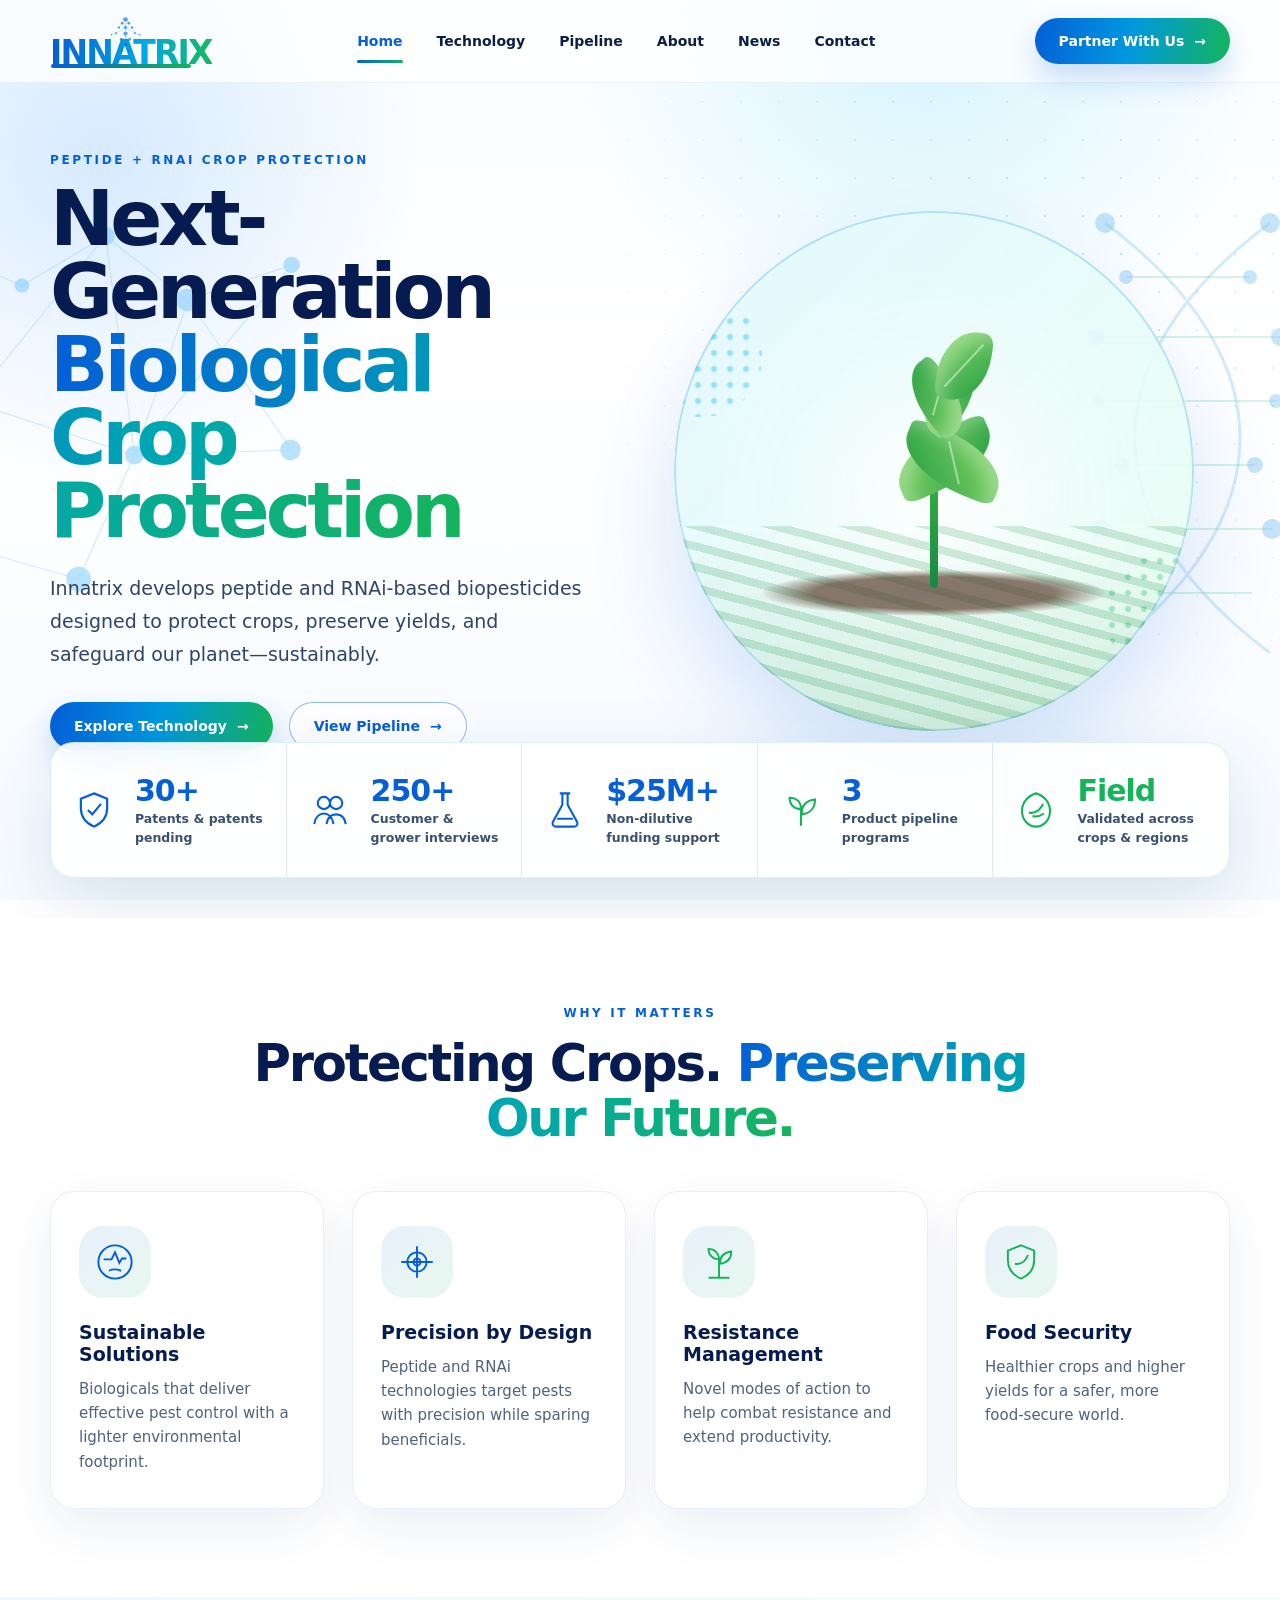
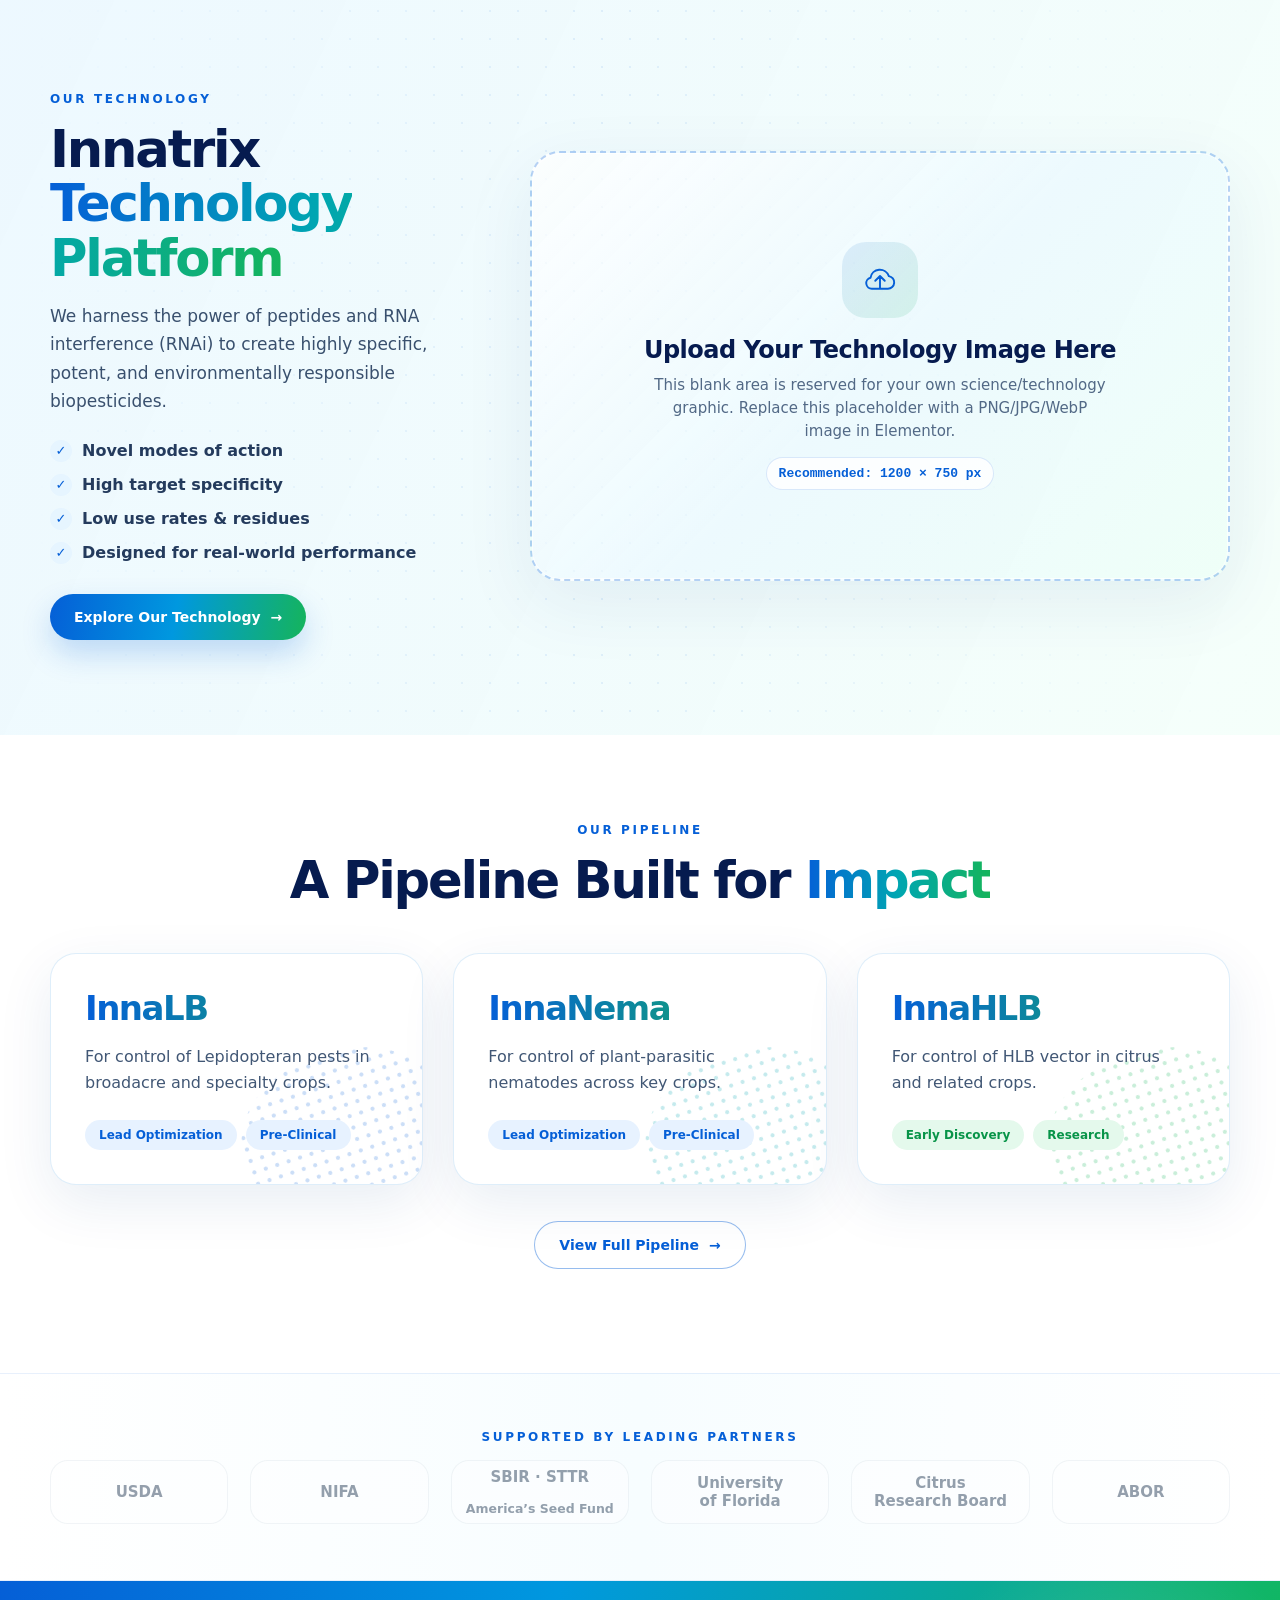
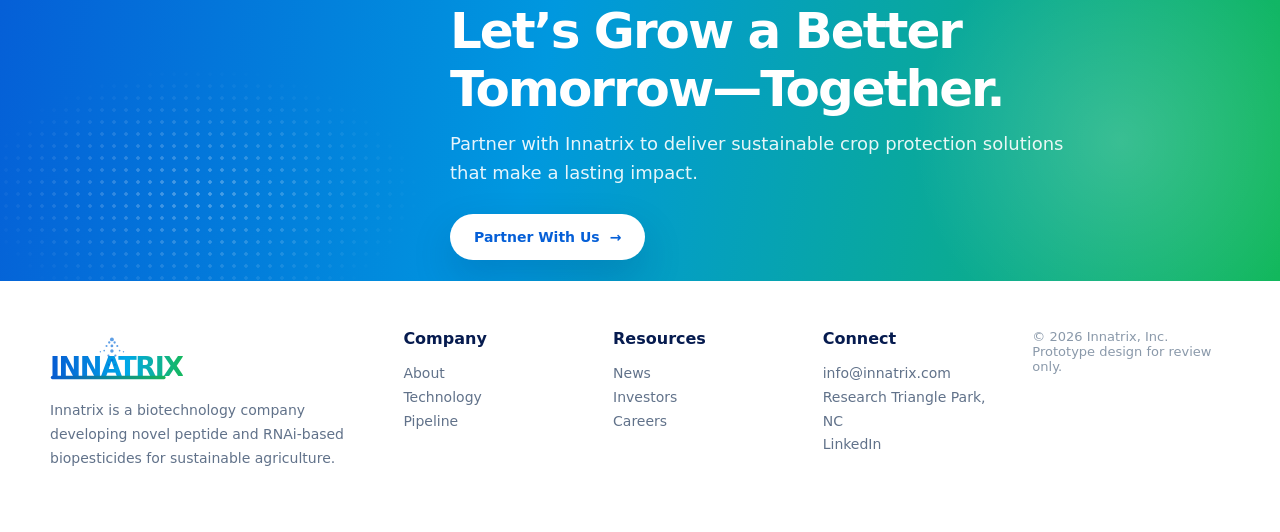
<file: innatrix_homepage_prototype_v4.html>
<!DOCTYPE html>
<html lang="en">
<head>
  <meta charset="UTF-8" />
  <meta name="viewport" content="width=device-width, initial-scale=1.0" />
  <title>Innatrix Homepage Prototype</title>
  <style>
    :root {
      --navy: #061b4f;
      --blue: #055fd7;
      --blue2: #0098df;
      --cyan: #4bd4f7;
      --teal: #00a6b2;
      --green: #15b45b;
      --green2: #0bd36b;
      --mint: #eafbf5;
      --sky: #eef8ff;
      --text: #0b1f45;
      --muted: #5c6f8c;
      --line: rgba(12, 101, 215, 0.14);
      --shadow: 0 22px 70px rgba(6, 58, 121, 0.13);
      --radius: 28px;
    }

    * { box-sizing: border-box; }
    html { scroll-behavior: smooth; }
    body {
      margin: 0;
      font-family: Inter, ui-sans-serif, system-ui, -apple-system, BlinkMacSystemFont, "Segoe UI", sans-serif;
      color: var(--text);
      background: #fff;
      overflow-x: hidden;
    }
    a { color: inherit; text-decoration: none; }
    .container { width: min(1180px, calc(100% - 44px)); margin: 0 auto; }

    /* scientific background motifs */
    .page-bg {
      position: fixed; inset: 0; pointer-events: none; z-index: -3;
      background:
        radial-gradient(circle at 72% 5%, rgba(62,206,245,.18), transparent 27%),
        radial-gradient(circle at 8% 18%, rgba(0,120,255,.15), transparent 23%),
        linear-gradient(180deg, #f8fdff 0%, #ffffff 37%, #f6fbff 100%);
    }
    .molecule-net, .dna-side { position: absolute; pointer-events: none; opacity: .55; z-index: -1; }
    .molecule-net { width: 620px; height: 560px; left: -190px; top: 90px; }
    .dna-side { width: 440px; height: 620px; right: -130px; top: 120px; opacity: .48; }
    .particle-field {
      position: absolute; inset: 0; pointer-events: none; opacity: .6;
      background-image: radial-gradient(circle, rgba(0,120,220,.38) 1px, transparent 1.5px);
      background-size: 38px 38px;
      mask-image: radial-gradient(circle at 80% 25%, #000, transparent 42%);
      z-index: -1;
    }

    /* Header */
    header {
      position: sticky; top: 0; z-index: 50;
      backdrop-filter: blur(18px);
      background: rgba(255,255,255,.78);
      border-bottom: 1px solid rgba(13, 96, 192, .08);
    }
    .nav { height: 82px; display: flex; align-items: center; justify-content: space-between; gap: 30px; }
    .brand { display: flex; align-items: center; gap: 12px; }
    .logo-mark { width: 148px; height: 56px; position: relative; display: flex; align-items: flex-end; }
    .logo-word {
      font-weight: 800; letter-spacing: -1.8px; font-size: 33px; line-height: 1;
      background: linear-gradient(90deg, #075bd2 0%, #00a8e8 58%, #16b85e 100%);
      -webkit-background-clip: text; background-clip: text; color: transparent;
    }
    .logo-line { position: absolute; height: 4px; width: 140px; left: 1px; bottom: 1px; border-radius: 999px; background: linear-gradient(90deg, #075bd2, #15b45b); }
    .logo-human { position: absolute; width: 47px; height: 47px; left: 52px; top: -1px; opacity: .82; }
    nav ul { list-style: none; display: flex; align-items: center; gap: 34px; padding: 0; margin: 0; font-size: 14px; font-weight: 700; }
    nav li:first-child { color: var(--blue); position: relative; }
    nav li:first-child::after { content:""; position:absolute; left:0; right:0; bottom:-14px; height:3px; border-radius: 9px; background: linear-gradient(90deg, var(--blue), var(--green)); }
    .btn { display: inline-flex; align-items: center; gap: 10px; border-radius: 999px; font-weight: 800; font-size: 14px; padding: 15px 24px; transition: .25s ease; white-space: nowrap; }
    .btn-primary { color: white; background: linear-gradient(100deg, var(--blue) 0%, var(--blue2) 49%, var(--green) 100%); box-shadow: 0 14px 30px rgba(5,95,215,.22); }
    .btn-primary:hover { transform: translateY(-2px); box-shadow: 0 18px 38px rgba(5,95,215,.28); }
    .btn-outline { color: var(--blue); border: 1.6px solid rgba(5,95,215,.42); background: rgba(255,255,255,.72); }
    .btn-outline:hover { background: #fff; transform: translateY(-2px); box-shadow: var(--shadow); }
    .hamb { display:none; font-size: 26px; color: var(--blue); }

    /* Hero */
    .hero { position: relative; padding: 70px 0 40px; min-height: 690px; overflow: hidden; }
    .hero-grid { display: grid; grid-template-columns: 0.95fr 1.05fr; align-items: center; gap: 40px; }
    .eyebrow { color: var(--blue); font-size: 12px; letter-spacing: .22em; font-weight: 900; text-transform: uppercase; margin-bottom: 16px; }
    h1 { font-size: clamp(48px, 6vw, 82px); line-height: .95; letter-spacing: -4px; margin: 0 0 24px; color: var(--navy); }
    .gradient-text { background: linear-gradient(90deg, var(--blue), var(--teal), var(--green)); -webkit-background-clip: text; background-clip: text; color: transparent; }
    .hero p { font-size: 19px; line-height: 1.75; color: #304563; margin: 0 0 30px; max-width: 560px; }
    .hero-actions { display: flex; flex-wrap: wrap; gap: 16px; }

    .hero-visual { position: relative; height: 520px; }
    .seed-circle {
      position: absolute; inset: 20px 0 0 42px; width: min(520px, 86vw); height: min(520px, 86vw); border-radius: 50%;
      background:
        radial-gradient(circle at 50% 55%, rgba(255,255,255,.92) 0%, rgba(255,255,255,.25) 36%, transparent 62%),
        linear-gradient(135deg, rgba(226,248,255,.9), rgba(232,255,243,.86));
      box-shadow: inset 0 0 0 2px rgba(8, 133, 226,.23), 0 45px 90px rgba(5,95,215,.16);
      overflow: hidden;
    }
    .field { position: absolute; left: 0; right:0; bottom: 0; height: 205px; background: linear-gradient(180deg, rgba(255,255,255,.05), rgba(12,116,40,.12)), repeating-linear-gradient(15deg, rgba(35,150,74,.2) 0 8px, rgba(255,255,255,.08) 8px 20px); filter: blur(.3px); }
    .soil { position:absolute; left: 17%; right:17%; bottom: 115px; height: 46px; border-radius: 50%; background: radial-gradient(ellipse, #4b2d20 0%, #513321 50%, transparent 72%); opacity:.65; }
    .sprout { position:absolute; left:50%; bottom:143px; width:8px; height:155px; border-radius:99px; background:linear-gradient(#46bb48,#158a42); transform:translateX(-50%); }
    .leaf { position:absolute; border-radius: 70% 12% 70% 14%; background: linear-gradient(135deg, #8dda68, #229c44); box-shadow: inset 10px 8px 16px rgba(255,255,255,.25); }
    .leaf::after { content:""; position:absolute; left:48%; top:9%; bottom:10%; width:1.5px; background:rgba(255,255,255,.45); transform:rotate(35deg); }
    .leaf.l1 { width:105px; height:54px; left:218px; bottom:245px; transform:rotate(-24deg); }
    .leaf.l2 { width:105px; height:54px; right:189px; bottom:242px; transform:scaleX(-1) rotate(-22deg); }
    .leaf.l3 { width:78px; height:42px; left:237px; bottom:313px; transform:rotate(-52deg); }
    .leaf.l4 { width:78px; height:42px; right:218px; bottom:312px; transform:scaleX(-1) rotate(-51deg); }
    .leaf.l5 { width:52px; height:70px; left:264px; bottom:330px; transform:rotate(8deg); border-radius: 70% 18% 70% 18%; }
    .dna-orbit { position:absolute; inset: -16px -12px -20px -8px; border-radius:50%; border: 2px solid rgba(5,95,215,.2); animation: slowspin 28s linear infinite; }
    .dna-orbit::before, .dna-orbit::after { content:""; position:absolute; width:120px; height:120px; border-radius:50%; background: radial-gradient(circle, rgba(0,178,225,.34) 2px, transparent 4px); background-size: 16px 16px; }
    .dna-orbit::before { left: -26px; top: 100px; } .dna-orbit::after { right: -20px; bottom: 76px; background-image: radial-gradient(circle, rgba(23,180,92,.34) 2px, transparent 4px); }
    @keyframes slowspin { to { transform: rotate(360deg); } }

    .stats {
      margin-top: -8px; position: relative; z-index: 2; background: rgba(255,255,255,.88); border: 1px solid rgba(0,133,223,.14); border-radius: 24px;
      box-shadow: var(--shadow); display: grid; grid-template-columns: repeat(5, 1fr); overflow: hidden; backdrop-filter: blur(14px);
    }
    .stat { padding: 30px 22px; display: grid; grid-template-columns: 48px 1fr; gap: 14px; align-items: center; border-right: 1px solid rgba(16,113,213,.15); }
    .stat:last-child { border-right: none; }
    .stat svg { width: 42px; height: 42px; stroke: var(--blue); }
    .stat:nth-child(5) svg, .stat:nth-child(4) svg { stroke: var(--green); }
    .stat strong { display:block; font-size: 30px; letter-spacing:-1px; color: var(--blue); }
    .stat:nth-child(5) strong { color: var(--green); }
    .stat span { font-size: 12.5px; font-weight: 700; color:#39506e; line-height:1.35; }

    section { padding: 88px 0; position: relative; }
    .section-title { text-align:center; max-width: 780px; margin: 0 auto 46px; }
    .section-title h2, .split h2 { margin: 0; font-size: clamp(34px, 4vw, 52px); line-height:1.06; letter-spacing:-2.2px; color: var(--navy); }
    .section-title p { color: var(--muted); font-size: 18px; line-height:1.65; }
    .cards { display: grid; grid-template-columns: repeat(4, 1fr); gap: 28px; }
    .card { background: rgba(255,255,255,.9); border: 1px solid rgba(11,102,215,.10); border-radius: 24px; padding: 34px 28px; box-shadow: 0 18px 50px rgba(4,62,129,.08); transition:.25s ease; }
    .card:hover { transform: translateY(-5px); box-shadow: 0 24px 70px rgba(4,62,129,.13); }
    .icon { width: 72px; height: 72px; border-radius: 24px; display:grid; place-items:center; margin-bottom: 23px; background: linear-gradient(135deg, rgba(5,95,215,.09), rgba(21,180,91,.10)); }
    .icon svg { width: 42px; height: 42px; stroke: var(--blue); }
    .card:nth-child(3) .icon svg, .card:nth-child(4) .icon svg { stroke: var(--green); }
    .card h3 { font-size: 19px; margin: 0 0 12px; color: var(--navy); }
    .card p { margin:0; color: #50637d; line-height:1.62; font-size: 15px; }

    .tech { padding: 95px 0; background: linear-gradient(115deg, rgba(236,248,255,.95), rgba(244,255,250,.92)); overflow:hidden; }
    .tech::before { content:""; position:absolute; inset:0; background-image: radial-gradient(circle, rgba(5,95,215,.14) 1px, transparent 1.5px); background-size: 28px 28px; mask-image: linear-gradient(90deg, transparent, #000 45%, transparent); opacity:.6; }
    .split { display:grid; grid-template-columns: .75fr 1.25fr; gap: 60px; align-items:center; position:relative; z-index:2; }
    .split p { color: #39506e; font-size: 17px; line-height:1.68; }
    .ticks { display:grid; gap: 12px; margin: 24px 0 30px; padding:0; list-style:none; color:#243b5d; font-weight:700; }
    .ticks li { display:flex; align-items:center; gap:10px; }
    .check { width:22px; height:22px; border-radius:50%; display:grid; place-items:center; background:#e6f5ff; color:var(--blue); font-size:13px; }
    .diagram { height: 430px; position:relative; }
    .image-placeholder { height:100%; min-height: 360px; border: 2px dashed rgba(5,95,215,.28); border-radius: 30px; background: linear-gradient(135deg, rgba(255,255,255,.78), rgba(235,249,255,.70), rgba(236,255,246,.70)); display:grid; place-items:center; text-align:center; padding: 34px; box-shadow: inset 0 0 0 1px rgba(255,255,255,.65), 0 22px 70px rgba(4,62,129,.08); }
    .image-placeholder .upload-icon { width:76px; height:76px; border-radius:24px; display:grid; place-items:center; margin:0 auto 18px; background:linear-gradient(135deg, rgba(5,95,215,.10), rgba(21,180,91,.12)); color:var(--blue); }
    .image-placeholder h3 { margin:0 0 10px; color:var(--navy); font-size:24px; letter-spacing:-.5px; }
    .image-placeholder p { margin:0 auto; max-width: 460px; color:#526986; font-size:15px; line-height:1.55; }
    .image-placeholder code { display:inline-block; margin-top:14px; padding:8px 12px; border-radius:999px; background:rgba(255,255,255,.8); border:1px solid rgba(5,95,215,.14); color:#055fd7; font-weight:800; }
    .image-placeholder img { width:100%; height:100%; object-fit:cover; border-radius: 26px; display:block; }
    .target { position:absolute; left:50%; top:50%; transform:translate(-50%, -50%); width: 260px; height:260px; border-radius:50%; background: radial-gradient(circle, rgba(255,255,255,.96), rgba(222,246,255,.68)); box-shadow: inset 0 0 0 2px rgba(0,131,223,.15), 0 20px 60px rgba(5,95,215,.12); }
    .target::before, .target::after { content:""; position:absolute; border-radius:50%; inset:34px; border:1px solid rgba(5,95,215,.22); }
    .target::after { inset:70px; }
    .target-core { position:absolute; left:50%; top:50%; transform:translate(-50%, -50%); width:118px; height:118px; border-radius:50%; background: radial-gradient(circle at 38% 30%, rgba(255,255,255,.96), rgba(225,249,255,.72) 48%, rgba(230,255,243,.78)); box-shadow: 0 16px 42px rgba(5,95,215,.16), inset 0 0 0 1px rgba(5,95,215,.12); display:grid; place-items:center; }
    .target-core svg { width:82px; height:82px; overflow:visible; }
    .target-core .leaf-fill { fill:url(#leafGrad); filter: drop-shadow(0 8px 14px rgba(21,180,91,.20)); }
    .target-core .leaf-line { stroke:#0667d8; stroke-width:2; fill:none; stroke-linecap:round; stroke-linejoin:round; opacity:.86; }
    .target-core::before { content:""; position:absolute; inset:-22px; border-radius:50%; border:1px dashed rgba(5,95,215,.25); animation: slowspin 22s linear infinite reverse; }
    .target-core::after { content:""; position:absolute; width:160px; height:160px; border-radius:50%; background-image: radial-gradient(circle, rgba(5,95,215,.32) 1.8px, transparent 2.5px); background-size: 17px 17px; opacity:.22; }
    .helix { position:absolute; width: 190px; height: 360px; top: 32px; }
    .helix.left { left: 0; } .helix.right { right: 0; transform: scaleX(-1); }
    .helix span { position:absolute; left:50%; width:18px; height:18px; border-radius:50%; background: linear-gradient(135deg, var(--blue), var(--green)); transform: translateX(calc(sin(var(--i))*70px)) translateY(calc(var(--i)*1px)); }
    .label { position:absolute; font-weight:900; color: var(--blue); font-size: 16px; line-height:1.15; text-align:center; }
    .label.left { left: 60px; bottom: 60px; } .label.right { right: 40px; bottom: 60px; } .label.center { left:50%; transform:translateX(-50%); bottom: 30px; color:#0667d8; }
    .glowline { position:absolute; height:2px; background:linear-gradient(90deg, transparent, rgba(5,95,215,.6), transparent); left:8%; right:8%; top:50%; }

    .pipeline { background:#fff; }
    .pipeline-grid { display:grid; grid-template-columns: repeat(3, 1fr); gap: 30px; }
    .pipeline-card { position:relative; overflow:hidden; min-height: 210px; border-radius: 26px; background: #fff; border:1px solid rgba(0,124,217,.13); padding: 34px; box-shadow: 0 18px 55px rgba(4,62,129,.09); }
    .pipeline-card::after { content:""; position:absolute; right:-30px; bottom:-38px; width:210px; height:170px; background-image: radial-gradient(circle, rgba(5,95,215,.6) 1.7px, transparent 2.3px); background-size: 12px 12px; transform:rotate(-18deg); border-radius: 45%; opacity:.35; }
    .pipeline-card:nth-child(2)::after { background-image: radial-gradient(circle, rgba(0,166,178,.65) 1.7px, transparent 2.3px); }
    .pipeline-card:nth-child(3)::after { background-image: radial-gradient(circle, rgba(21,180,91,.65) 1.7px, transparent 2.3px); }
    .pipeline-card h3 { margin:0 0 12px; font-size: 34px; letter-spacing:-1.5px; background:linear-gradient(90deg, var(--blue), var(--green)); -webkit-background-clip:text; background-clip:text; color:transparent; }
    .pipeline-card p { position:relative; z-index:1; color:#415775; line-height:1.62; max-width: 285px; }
    .pills { display:flex; flex-wrap:wrap; gap: 9px; margin-top: 24px; position:relative; z-index:1; }
    .pill { padding: 8px 14px; border-radius:999px; font-weight:900; font-size:12px; background:#e7f2ff; color:var(--blue); }
    .pill.green { background:#e4f9ec; color:#079448; }
    .center { text-align:center; }

    .partners { padding: 56px 0; background: linear-gradient(90deg, #ffffff, #f7fdff, #ffffff); border-top:1px solid rgba(5,95,215,.09); border-bottom:1px solid rgba(5,95,215,.09); }
    .partner-row { display:grid; grid-template-columns: repeat(6, 1fr); gap: 22px; align-items:center; opacity:.72; }
    .partner { height:64px; border-radius:18px; border:1px solid rgba(20,65,105,.08); display:grid; place-items:center; color:#6c7b8d; font-weight:900; background:rgba(255,255,255,.6); text-align:center; font-size:15px; }

    .cta { padding: 0; overflow:hidden; }
    .cta-band { position:relative; min-height: 300px; display:flex; align-items:center; background: linear-gradient(100deg, #055fd7 0%, #0098df 42%, #12b85c 100%); color:white; overflow:hidden; }
    .cta-band::before { content:""; position:absolute; width:440px; height:250px; left:0; bottom:-25px; background-image: radial-gradient(circle, rgba(255,255,255,.5) 1.5px, transparent 2px); background-size: 12px 12px; mask-image: radial-gradient(ellipse at 45% 55%, #000, transparent 65%); opacity:.6; }
    .cta-band::after { content:""; position:absolute; right:-70px; top:-70px; width:460px; height:460px; border-radius:50%; background: radial-gradient(circle, rgba(255,255,255,.18), transparent 64%); }
    .cta-content { position:relative; z-index:2; width:min(900px, calc(100% - 44px)); margin:0 auto; text-align:left; padding-left: 260px; }
    .cta h2 { margin:0 0 12px; font-size: clamp(32px, 4vw, 50px); letter-spacing:-2px; }
    .cta p { margin:0 0 26px; font-size:18px; line-height:1.6; max-width: 680px; color:rgba(255,255,255,.9); }
    .cta .btn { background:white; color:var(--blue); box-shadow: 0 18px 40px rgba(6,27,79,.18); }

    footer { padding: 48px 0; background:#fff; }
    .footer-grid { display:grid; grid-template-columns: 1.8fr repeat(3, 1fr) 1.1fr; gap: 30px; align-items:start; }
    footer p, footer a { color:#61728a; line-height:1.7; font-size:14px; }
    footer h4 { margin: 0 0 14px; color:var(--navy); }
    .footer-logo .logo-mark { transform: scale(.82); transform-origin:left center; margin-bottom: 8px; }
    .copyright { color:#8a99aa; font-size:13px; }

    @media (max-width: 980px) {
      nav, .nav > .btn { display:none; } .hamb { display:block; }
      .hero { padding-top: 36px; } .hero-grid, .split { grid-template-columns:1fr; } .hero-visual { height: 430px; }
      .stats { grid-template-columns: repeat(2, 1fr); } .stat:nth-child(2), .stat:nth-child(4) { border-right:none; }
      .cards, .pipeline-grid { grid-template-columns: 1fr 1fr; }
      .partner-row { grid-template-columns: repeat(3, 1fr); }
      .cta-content { padding-left: 0; text-align:center; }
      .footer-grid { grid-template-columns: 1fr 1fr; }
    }
    @media (max-width: 640px) {
      .container { width: min(100% - 28px, 1180px); }
      h1 { letter-spacing:-2px; } .hero p { font-size:16px; }
      .stats, .cards, .pipeline-grid, .partner-row, .footer-grid { grid-template-columns: 1fr; }
      .stat { border-right:none; border-bottom:1px solid rgba(16,113,213,.15); }
      .stat:last-child { border-bottom:none; }
      .hero-visual { height: 360px; } .seed-circle { left:50%; transform:translateX(-50%); width:340px; height:340px; }
      .leaf.l1{left:144px; bottom:185px}.leaf.l2{right:121px; bottom:184px}.leaf.l3{left:156px;bottom:231px}.leaf.l4{right:143px;bottom:231px}.leaf.l5{left:176px;bottom:245px}.sprout{bottom:102px;height:130px}.soil{bottom:90px}
      .diagram { height: 340px; } .helix { display:none; } .target { width:220px;height:220px; }
      .logo-mark { width: 135px; } .logo-word { font-size:30px; }
    }
  </style>
</head>
<body>
  <div class="page-bg"></div>

  <header>
    <div class="container nav">
      <a href="#" class="brand" aria-label="Innatrix home">
        <span class="logo-mark">
          <svg class="logo-human" viewBox="0 0 100 100" fill="none" aria-hidden="true">
            <g fill="#0569d8" opacity=".78">
              <circle cx="50" cy="16" r="5"/><circle cx="43" cy="24" r="3"/><circle cx="57" cy="24" r="3"/><circle cx="36" cy="33" r="2.7"/><circle cx="64" cy="33" r="2.7"/><circle cx="50" cy="33" r="3.6"/><circle cx="50" cy="46" r="4.5"/><circle cx="30" cy="45" r="2.2"/><circle cx="70" cy="45" r="2.2"/><circle cx="20" cy="48" r="1.8"/><circle cx="80" cy="48" r="1.8"/><circle cx="41" cy="58" r="3"/><circle cx="59" cy="58" r="3"/><circle cx="50" cy="70" r="3.6"/><circle cx="42" cy="82" r="2.5"/><circle cx="58" cy="82" r="2.5"/>
            </g>
            <g stroke="#00aee8" stroke-width="1.2" opacity=".55"><path d="M50 21v65M50 34L20 49M50 34l30 15M50 50l-10 35M50 50l10 35"/></g>
          </svg>
          <span class="logo-word">INNATRIX</span><span class="logo-line"></span>
        </span>
      </a>
      <nav>
        <ul>
          <li><a href="#">Home</a></li><li><a href="#technology">Technology</a></li><li><a href="#pipeline">Pipeline</a></li><li><a href="#about">About</a></li><li><a href="#news">News</a></li><li><a href="#contact">Contact</a></li>
        </ul>
      </nav>
      <a class="btn btn-primary" href="#contact">Partner With Us <span>→</span></a>
      <div class="hamb">☰</div>
    </div>
  </header>

  <main>
    <section class="hero">
      <svg class="molecule-net" viewBox="0 0 600 540" fill="none" aria-hidden="true">
        <g stroke="#65baf0" stroke-width="1" opacity=".55">
          <path d="M45 142 118 70 205 108 286 60 365 122 466 88"/><path d="M118 70l38 151 130-161 28 212 152-184"/><path d="M45 142l111 79 158 51 52-150 100 145"/><path d="M156 221 58 334l202 58 54-120 151-5"/>
        </g>
        <g fill="#59bff5" opacity=".75"><circle cx="45" cy="142" r="8"/><circle cx="118" cy="70" r="10"/><circle cx="205" cy="108" r="7"/><circle cx="286" cy="60" r="9"/><circle cx="365" cy="122" r="11"/><circle cx="466" cy="88" r="8"/><circle cx="156" cy="221" r="10"/><circle cx="314" cy="272" r="9"/><circle cx="58" cy="334" r="7"/><circle cx="260" cy="392" r="12"/><circle cx="465" cy="267" r="10"/></g>
      </svg>
      <svg class="dna-side" viewBox="0 0 360 620" fill="none" aria-hidden="true">
        <g stroke="#088dde" stroke-width="3" opacity=".35"><path d="M95 20c180 135 180 295 0 430M260 20C80 155 80 315 260 450"/></g>
        <g stroke="#0cb86b" stroke-width="2" opacity=".35">
          <path d="M116 74h124M86 134h184M88 198h178M112 262h133M90 326h172M112 390h130"/>
        </g>
        <g fill="#0589df" opacity=".45"><circle cx="95" cy="20" r="10"/><circle cx="260" cy="20" r="10"/><circle cx="116" cy="74" r="7"/><circle cx="240" cy="74" r="7"/><circle cx="86" cy="134" r="9"/><circle cx="270" cy="134" r="9"/><circle cx="88" cy="198" r="7"/><circle cx="266" cy="198" r="7"/><circle cx="112" cy="262" r="8"/><circle cx="245" cy="262" r="8"/><circle cx="90" cy="326" r="10"/><circle cx="262" cy="326" r="10"/></g>
      </svg>
      <div class="particle-field"></div>
      <div class="container hero-grid">
        <div>
          <div class="eyebrow">Peptide + RNAi Crop Protection</div>
          <h1>Next-Generation <span class="gradient-text">Biological Crop Protection</span></h1>
          <p>Innatrix develops peptide and RNAi-based biopesticides designed to protect crops, preserve yields, and safeguard our planet—sustainably.</p>
          <div class="hero-actions">
            <a href="#technology" class="btn btn-primary">Explore Technology <span>→</span></a>
            <a href="#pipeline" class="btn btn-outline">View Pipeline <span>→</span></a>
          </div>
        </div>
        <div class="hero-visual" aria-hidden="true">
          <div class="seed-circle">
            <div class="dna-orbit"></div><div class="field"></div><div class="soil"></div><div class="sprout"></div>
            <div class="leaf l1"></div><div class="leaf l2"></div><div class="leaf l3"></div><div class="leaf l4"></div><div class="leaf l5"></div>
          </div>
        </div>
      </div>
      <div class="container">
        <div class="stats">
          <div class="stat"><svg viewBox="0 0 48 48" fill="none"><path d="M24 5 39 11v11c0 10-6 17-15 21C15 39 9 32 9 22V11l15-6Z" stroke-width="2.5"/><path d="m17 24 5 5 10-12" stroke-width="2.5"/></svg><div><strong>30+</strong><span>Patents & patents pending</span></div></div>
          <div class="stat"><svg viewBox="0 0 48 48" fill="none"><path d="M17 23a7 7 0 1 0 0-14 7 7 0 0 0 0 14ZM31 23a7 7 0 1 0 0-14 7 7 0 0 0 0 14ZM6 40c1-8 6-12 11-12s10 4 11 12M20 40c1-7 5-11 11-11s10 4 11 11" stroke-width="2.4"/></svg><div><strong>250+</strong><span>Customer & grower interviews</span></div></div>
          <div class="stat"><svg viewBox="0 0 48 48" fill="none"><path d="M18 5h12M21 5v13L10 38c-1 3 1 5 4 5h20c3 0 5-2 4-5L27 18V5" stroke-width="2.4"/><path d="M15 34h18" stroke-width="2.4"/></svg><div><strong>$25M+</strong><span>Non-dilutive funding support</span></div></div>
          <div class="stat"><svg viewBox="0 0 48 48" fill="none"><path d="M24 42V23M24 23c-8 0-13-5-13-13 8 0 13 5 13 13ZM25 29c9-1 15-7 15-17-10 1-16 7-15 17Z" stroke-width="2.4"/></svg><div><strong>3</strong><span>Product pipeline programs</span></div></div>
          <div class="stat"><svg viewBox="0 0 48 48" fill="none"><path d="M24 5c10 3 16 11 16 20 0 10-7 18-16 18S8 35 8 25C8 16 14 8 24 5Z" stroke-width="2.4"/><path d="M16 27c5 1 12-1 16-10M20 31c5 1 9 0 13-3" stroke-width="2.4"/></svg><div><strong>Field</strong><span>Validated across crops & regions</span></div></div>
        </div>
      </div>
    </section>

    <section id="about">
      <div class="container">
        <div class="section-title"><div class="eyebrow">Why it matters</div><h2>Protecting Crops. <span class="gradient-text">Preserving Our Future.</span></h2></div>
        <div class="cards">
          <div class="card"><div class="icon"><svg viewBox="0 0 48 48" fill="none"><path d="M24 43a19 19 0 1 0 0-38 19 19 0 0 0 0 38Z" stroke-width="2.2"/><path d="M11 21h9l4-8 5 12 3-5h5M17 34c4-2 9-2 14 0" stroke-width="2.2"/></svg></div><h3>Sustainable Solutions</h3><p>Biologicals that deliver effective pest control with a lighter environmental footprint.</p></div>
          <div class="card"><div class="icon"><svg viewBox="0 0 48 48" fill="none"><path d="M24 42V6M6 24h36M24 35a11 11 0 1 0 0-22 11 11 0 0 0 0 22Z" stroke-width="2.2"/><path d="M24 28a4 4 0 1 0 0-8 4 4 0 0 0 0 8Z" stroke-width="2.2"/></svg></div><h3>Precision by Design</h3><p>Peptide and RNAi technologies target pests with precision while sparing beneficials.</p></div>
          <div class="card"><div class="icon"><svg viewBox="0 0 48 48" fill="none"><path d="M24 42V21M24 21c-7 0-12-5-12-12 7 0 12 5 12 12ZM25 26c8-1 13-6 13-14-8 1-13 6-13 14Z" stroke-width="2.2"/><path d="M12 42h24" stroke-width="2.2"/></svg></div><h3>Resistance Management</h3><p>Novel modes of action to help combat resistance and extend productivity.</p></div>
          <div class="card"><div class="icon"><svg viewBox="0 0 48 48" fill="none"><path d="M24 5 39 11v11c0 10-6 17-15 21C15 39 9 32 9 22V11l15-6Z" stroke-width="2.2"/><path d="M17 26c6 1 12-2 15-10" stroke-width="2.2"/></svg></div><h3>Food Security</h3><p>Healthier crops and higher yields for a safer, more food-secure world.</p></div>
        </div>
      </div>
    </section>

    <section class="tech" id="technology">
      <div class="container split">
        <div>
          <div class="eyebrow">Our technology</div>
          <h2>Innatrix <span class="gradient-text">Technology Platform</span></h2>
          <p>We harness the power of peptides and RNA interference (RNAi) to create highly specific, potent, and environmentally responsible biopesticides.</p>
          <ul class="ticks"><li><span class="check">✓</span> Novel modes of action</li><li><span class="check">✓</span> High target specificity</li><li><span class="check">✓</span> Low use rates & residues</li><li><span class="check">✓</span> Designed for real-world performance</li></ul>
          <a class="btn btn-primary" href="#">Explore Our Technology <span>→</span></a>
        </div>
        <div class="diagram">
          <div class="image-placeholder">
            <div>
              <div class="upload-icon">
                <svg width="38" height="38" viewBox="0 0 48 48" fill="none" aria-hidden="true"><path d="M14 35h20a8 8 0 0 0 1.2-15.9A12 12 0 0 0 12 21.2 7 7 0 0 0 14 35Z" stroke="currentColor" stroke-width="2.4" stroke-linecap="round" stroke-linejoin="round"/><path d="M24 34V19m0 0-6 6m6-6 6 6" stroke="currentColor" stroke-width="2.4" stroke-linecap="round" stroke-linejoin="round"/></svg>
              </div>
              <h3>Upload Your Technology Image Here</h3>
              <p>This blank area is reserved for your own science/technology graphic. Replace this placeholder with a PNG/JPG/WebP image in Elementor.</p>
              <code>Recommended: 1200 × 750 px</code>
            </div>
          </div>
        </div>
      </div>
    </section>

    <section class="pipeline" id="pipeline">
      <div class="container">
        <div class="section-title"><div class="eyebrow">Our pipeline</div><h2>A Pipeline Built for <span class="gradient-text">Impact</span></h2></div>
        <div class="pipeline-grid">
          <div class="pipeline-card"><h3>InnaLB</h3><p>For control of Lepidopteran pests in broadacre and specialty crops.</p><div class="pills"><span class="pill">Lead Optimization</span><span class="pill">Pre-Clinical</span></div></div>
          <div class="pipeline-card"><h3>InnaNema</h3><p>For control of plant-parasitic nematodes across key crops.</p><div class="pills"><span class="pill">Lead Optimization</span><span class="pill">Pre-Clinical</span></div></div>
          <div class="pipeline-card"><h3>InnaHLB</h3><p>For control of HLB vector in citrus and related crops.</p><div class="pills"><span class="pill green">Early Discovery</span><span class="pill green">Research</span></div></div>
        </div>
        <p class="center" style="margin-top:36px"><a class="btn btn-outline" href="#">View Full Pipeline <span>→</span></a></p>
      </div>
    </section>

    <section class="partners">
      <div class="container">
        <div class="eyebrow center">Supported by leading partners</div>
        <div class="partner-row"><div class="partner">USDA</div><div class="partner">NIFA</div><div class="partner">SBIR · STTR<br><small>America’s Seed Fund</small></div><div class="partner">University<br>of Florida</div><div class="partner">Citrus<br>Research Board</div><div class="partner">ABOR</div></div>
      </div>
    </section>

    <section class="cta" id="contact">
      <div class="cta-band"><div class="cta-content"><h2>Let’s Grow a Better Tomorrow—Together.</h2><p>Partner with Innatrix to deliver sustainable crop protection solutions that make a lasting impact.</p><a class="btn" href="mailto:info@innatrix.com">Partner With Us <span>→</span></a></div></div>
    </section>
  </main>

  <footer>
    <div class="container footer-grid">
      <div class="footer-logo"><span class="logo-mark"><svg class="logo-human" viewBox="0 0 100 100" fill="none"><g fill="#0569d8" opacity=".78"><circle cx="50" cy="16" r="5"/><circle cx="43" cy="24" r="3"/><circle cx="57" cy="24" r="3"/><circle cx="36" cy="33" r="2.7"/><circle cx="64" cy="33" r="2.7"/><circle cx="50" cy="33" r="3.6"/><circle cx="50" cy="46" r="4.5"/><circle cx="30" cy="45" r="2.2"/><circle cx="70" cy="45" r="2.2"/><circle cx="20" cy="48" r="1.8"/><circle cx="80" cy="48" r="1.8"/><circle cx="41" cy="58" r="3"/><circle cx="59" cy="58" r="3"/><circle cx="50" cy="70" r="3.6"/><circle cx="42" cy="82" r="2.5"/><circle cx="58" cy="82" r="2.5"/></g></svg><span class="logo-word">INNATRIX</span><span class="logo-line"></span></span><p>Innatrix is a biotechnology company developing novel peptide and RNAi-based biopesticides for sustainable agriculture.</p></div>
      <div><h4>Company</h4><p><a href="#about">About</a><br><a href="#technology">Technology</a><br><a href="#pipeline">Pipeline</a></p></div>
      <div><h4>Resources</h4><p><a href="#news">News</a><br><a href="#">Investors</a><br><a href="#">Careers</a></p></div>
      <div><h4>Connect</h4><p><a href="mailto:info@innatrix.com">info@innatrix.com</a><br>Research Triangle Park, NC<br>LinkedIn</p></div>
      <div class="copyright">© 2026 Innatrix, Inc.<br>Prototype design for review only.</div>
    </div>
  </footer>

  <script>
    // Generate decorative helix dots with vanilla JS so the HTML stays lightweight.
    document.querySelectorAll('.helix').forEach((helix, sideIndex) => {
      for (let i = 0; i < 32; i++) {
        const dot = document.createElement('span');
        const x = Math.sin(i * 0.7) * 56;
        const y = i * 10.5 + 8;
        dot.style.transform = `translate(${x}px, ${y}px)`;
        dot.style.opacity = 0.45 + (Math.cos(i * .7) + 1) * .22;
        dot.style.width = dot.style.height = `${10 + (Math.cos(i * .7) + 1) * 4}px`;
        dot.style.background = i % 3 === 0 ? 'linear-gradient(135deg, #055fd7, #4bd4f7)' : 'linear-gradient(135deg, #00a6b2, #15b45b)';
        helix.appendChild(dot);
      }
      for (let i = 0; i < 12; i++) {
        const rung = document.createElement('span');
        rung.style.width = '86px'; rung.style.height = '2px'; rung.style.borderRadius = '999px';
        rung.style.background = 'rgba(5,95,215,.22)'; rung.style.left = '50px'; rung.style.top = `${30 + i * 28}px`;
        rung.style.transform = `rotate(${Math.sin(i) * 22}deg)`;
        helix.appendChild(rung);
      }
    });
  </script>
</body>
</html>
</file>
